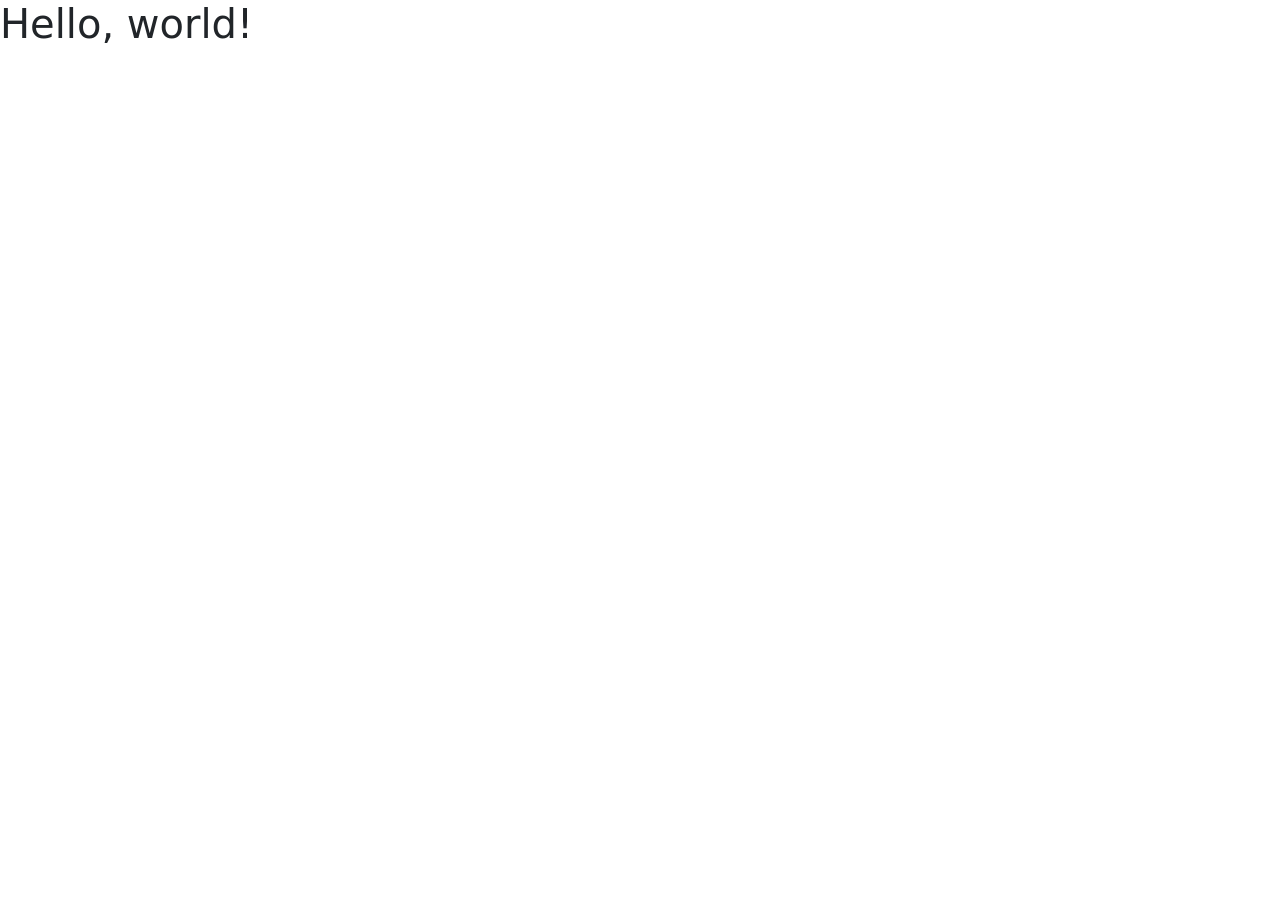
<file: Boostrap/index.html>
<!doctype html>
<html lang="en">
  <head>
    <!-- Required meta tags -->
    <meta charset="utf-8">
    <meta name="viewport" content="width=device-width, initial-scale=1">

    <!-- Bootstrap CSS -->
    <link href="https://cdn.jsdelivr.net/npm/bootstrap@5.0.2/dist/css/bootstrap.min.css" rel="stylesheet" integrity="sha384-EVSTQN3/azprG1Anm3QDgpJLIm9Nao0Yz1ztcQTwFspd3yD65VohhpuuCOmLASjC" crossorigin="anonymous">

    <title>Hello, world!</title>
  </head>
  <body>
    <h1>Hello, world!</h1>

    <!-- Optional JavaScript; choose one of the two! -->

    <!-- Option 1: Bootstrap Bundle with Popper -->
    <script src="https://cdn.jsdelivr.net/npm/bootstrap@5.0.2/dist/js/bootstrap.bundle.min.js" integrity="sha384-MrcW6ZMFYlzcLA8Nl+NtUVF0sA7MsXsP1UyJoMp4YLEuNSfAP+JcXn/tWtIaxVXM" crossorigin="anonymous"></script>

    <!-- Option 2: Separate Popper and Bootstrap JS -->
    <!--
    <script src="https://cdn.jsdelivr.net/npm/@popperjs/core@2.9.2/dist/umd/popper.min.js" integrity="sha384-IQsoLXl5PILFhosVNubq5LC7Qb9DXgDA9i+tQ8Zj3iwWAwPtgFTxbJ8NT4GN1R8p" crossorigin="anonymous"></script>
    <script src="https://cdn.jsdelivr.net/npm/bootstrap@5.0.2/dist/js/bootstrap.min.js" integrity="sha384-cVKIPhGWiC2Al4u+LWgxfKTRIcfu0JTxR+EQDz/bgldoEyl4H0zUF0QKbrJ0EcQF" crossorigin="anonymous"></script>
    -->
  </body>
</html>
</file>
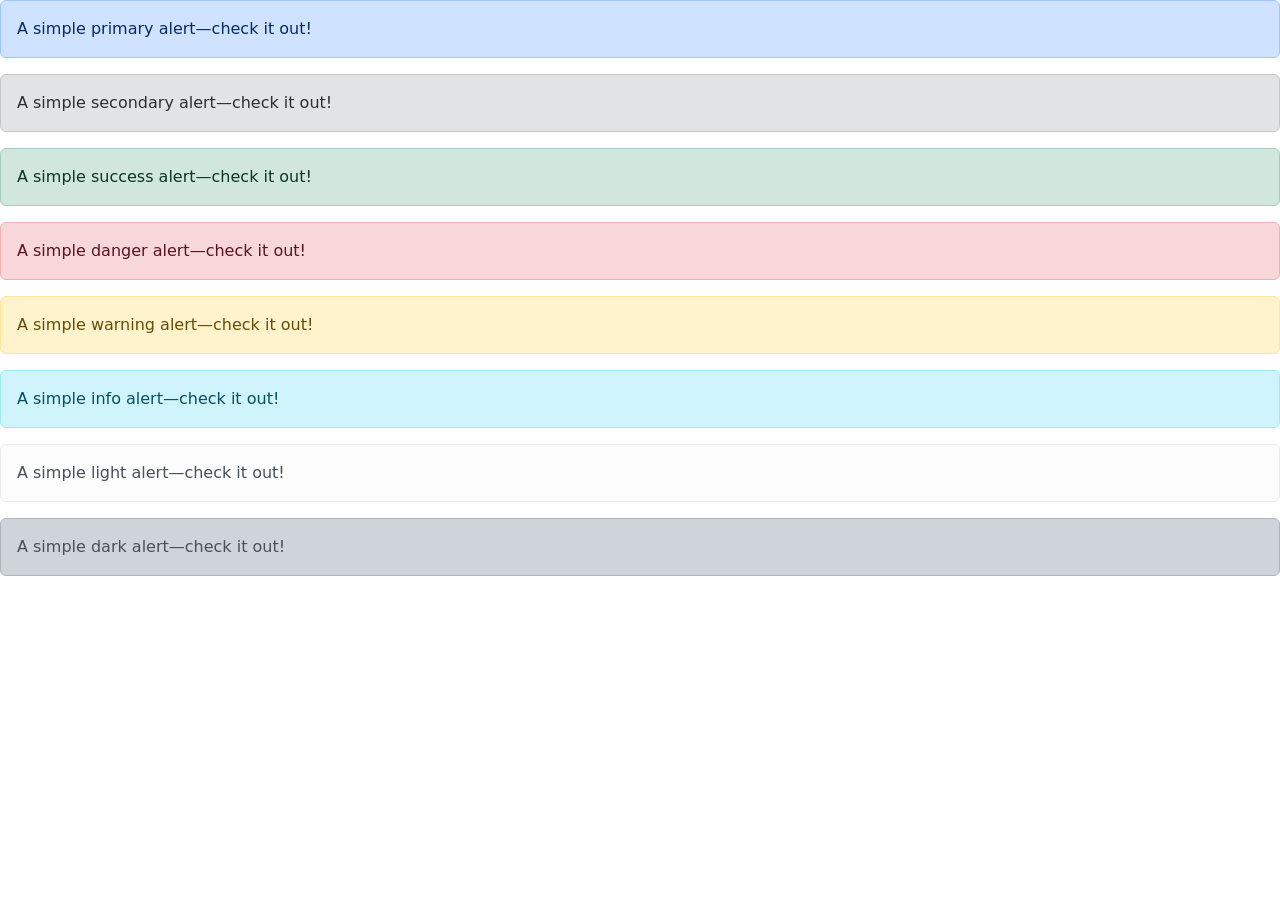
<file: Bootstrap_Alert/index.html>
<!doctype html>
<html lang="en">
  <head>
    <!-- Required meta tags -->
    <meta charset="utf-8">
    <meta name="viewport" content="width=device-width, initial-scale=1">

    <!-- Bootstrap CSS -->
    <link href="https://cdn.jsdelivr.net/npm/bootstrap@5.0.2/dist/css/bootstrap.min.css" rel="stylesheet" integrity="sha384-EVSTQN3/azprG1Anm3QDgpJLIm9Nao0Yz1ztcQTwFspd3yD65VohhpuuCOmLASjC" crossorigin="anonymous">

    <title>Hello, world!</title>
  </head>
  <body>
    
<div class="alert alert-primary" role="alert">
  A simple primary alert—check it out!
</div>
<div class="alert alert-secondary" role="alert">
  A simple secondary alert—check it out!
</div>
<div class="alert alert-success" role="alert">
  A simple success alert—check it out!
</div>
<div class="alert alert-danger" role="alert">
  A simple danger alert—check it out!
</div>
<div class="alert alert-warning" role="alert">
  A simple warning alert—check it out!
</div>
<div class="alert alert-info" role="alert">
  A simple info alert—check it out!
</div>
<div class="alert alert-light" role="alert">
  A simple light alert—check it out!
</div>
<div class="alert alert-dark" role="alert">
  A simple dark alert—check it out!
</div>
    



    
    <script src="https://cdn.jsdelivr.net/npm/bootstrap@5.0.2/dist/js/bootstrap.bundle.min.js" integrity="sha384-MrcW6ZMFYlzcLA8Nl+NtUVF0sA7MsXsP1UyJoMp4YLEuNSfAP+JcXn/tWtIaxVXM" crossorigin="anonymous"></script>

    
    <!--
    <script src="https://cdn.jsdelivr.net/npm/@popperjs/core@2.9.2/dist/umd/popper.min.js" integrity="sha384-IQsoLXl5PILFhosVNubq5LC7Qb9DXgDA9i+tQ8Zj3iwWAwPtgFTxbJ8NT4GN1R8p" crossorigin="anonymous"></script>
    <script src="https://cdn.jsdelivr.net/npm/bootstrap@5.0.2/dist/js/bootstrap.min.js" integrity="sha384-cVKIPhGWiC2Al4u+LWgxfKTRIcfu0JTxR+EQDz/bgldoEyl4H0zUF0QKbrJ0EcQF" crossorigin="anonymous"></script>
    -->
  </body>
</html>
</file>
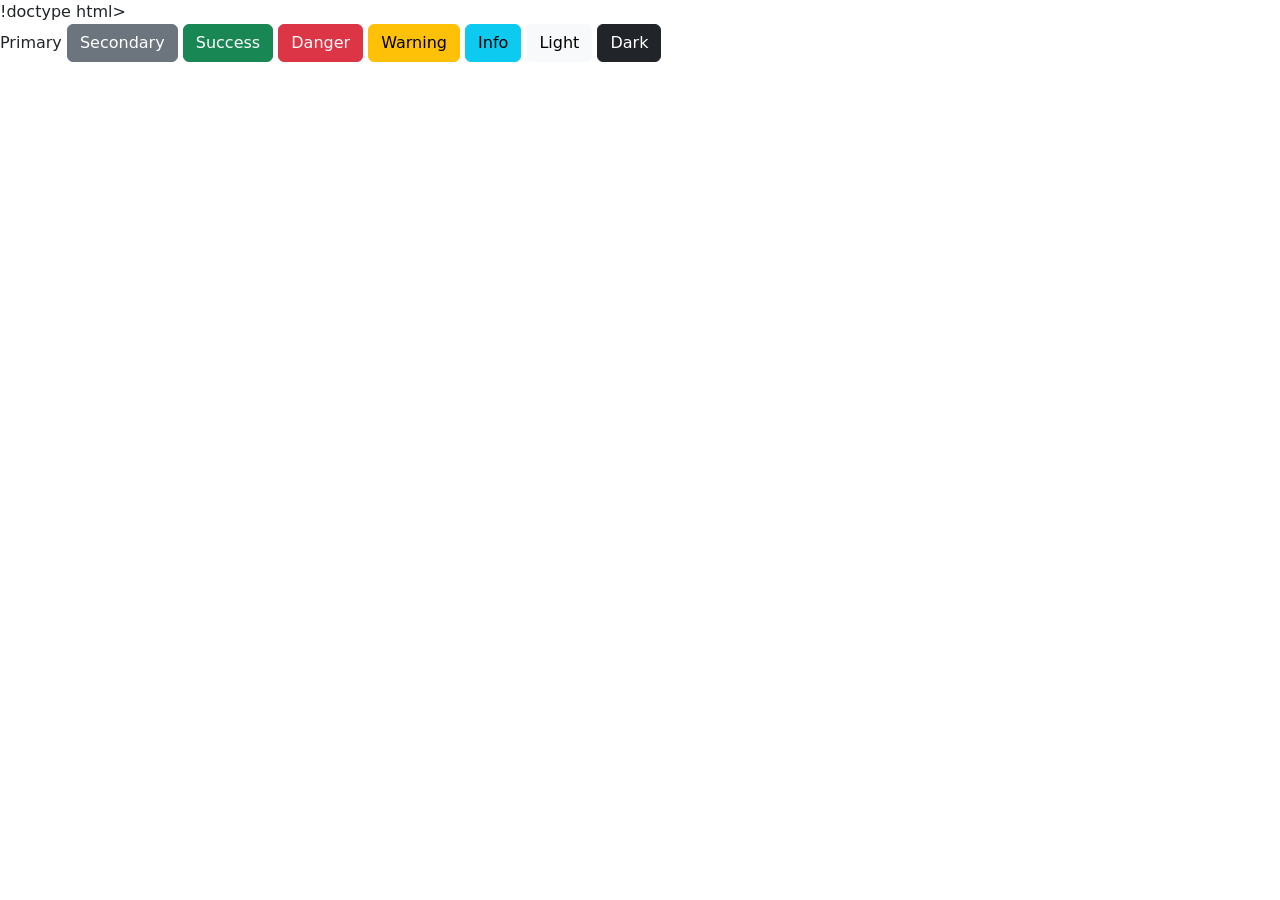
<file: Bootstrap_Button/index.html>
!doctype html>
<html lang="en">
  <head>
    <!-- Required meta tags -->
    <meta charset="utf-8">
    <meta name="viewport" content="width=device-width, initial-scale=1">

    <!-- Bootstrap CSS -->
    <link href="https://cdn.jsdelivr.net/npm/bootstrap@5.0.2/dist/css/bootstrap.min.css" rel="stylesheet" integrity="sha384-EVSTQN3/azprG1Anm3QDgpJLIm9Nao0Yz1ztcQTwFspd3yD65VohhpuuCOmLASjC" crossorigin="anonymous">

    <title>Hello, world!</title>
  </head>
  <body>
    <div class "container mt-5">
        <div class "row">
            <div class " p-4"
            <button class="btn btn-primary">Primary</button>
             <button class="btn btn-secondary">Secondary</button>
              <button class="btn btn-success">Success</button>
               <button class="btn btn-danger">Danger</button>
                <button class="btn btn-warning">Warning</button>
                 <button class="btn btn-info">Info</button>
                  <button class="btn btn-light">Light</button>
                   <button class="btn btn-dark">Dark</button> 
        </div>
    </div>

    <!-- Option 1: Bootstrap Bundle with Popper -->
    <script src="https://cdn.jsdelivr.net/npm/bootstrap@5.0.2/dist/js/bootstrap.bundle.min.js" integrity="sha384-MrcW6ZMFYlzcLA8Nl+NtUVF0sA7MsXsP1UyJoMp4YLEuNSfAP+JcXn/tWtIaxVXM" crossorigin="anonymous"></script>

    <!-- Option 2: Separate Popper and Bootstrap JS -->
    <!--
    <script src="https://cdn.jsdelivr.net/npm/@popperjs/core@2.9.2/dist/umd/popper.min.js" integrity="sha384-IQsoLXl5PILFhosVNubq5LC7Qb9DXgDA9i+tQ8Zj3iwWAwPtgFTxbJ8NT4GN1R8p" crossorigin="anonymous"></script>
    <script src="https://cdn.jsdelivr.net/npm/bootstrap@5.0.2/dist/js/bootstrap.min.js" integrity="sha384-cVKIPhGWiC2Al4u+LWgxfKTRIcfu0JTxR+EQDz/bgldoEyl4H0zUF0QKbrJ0EcQF" crossorigin="anonymous"></script>
    -->
  </body>
</html>
</file>
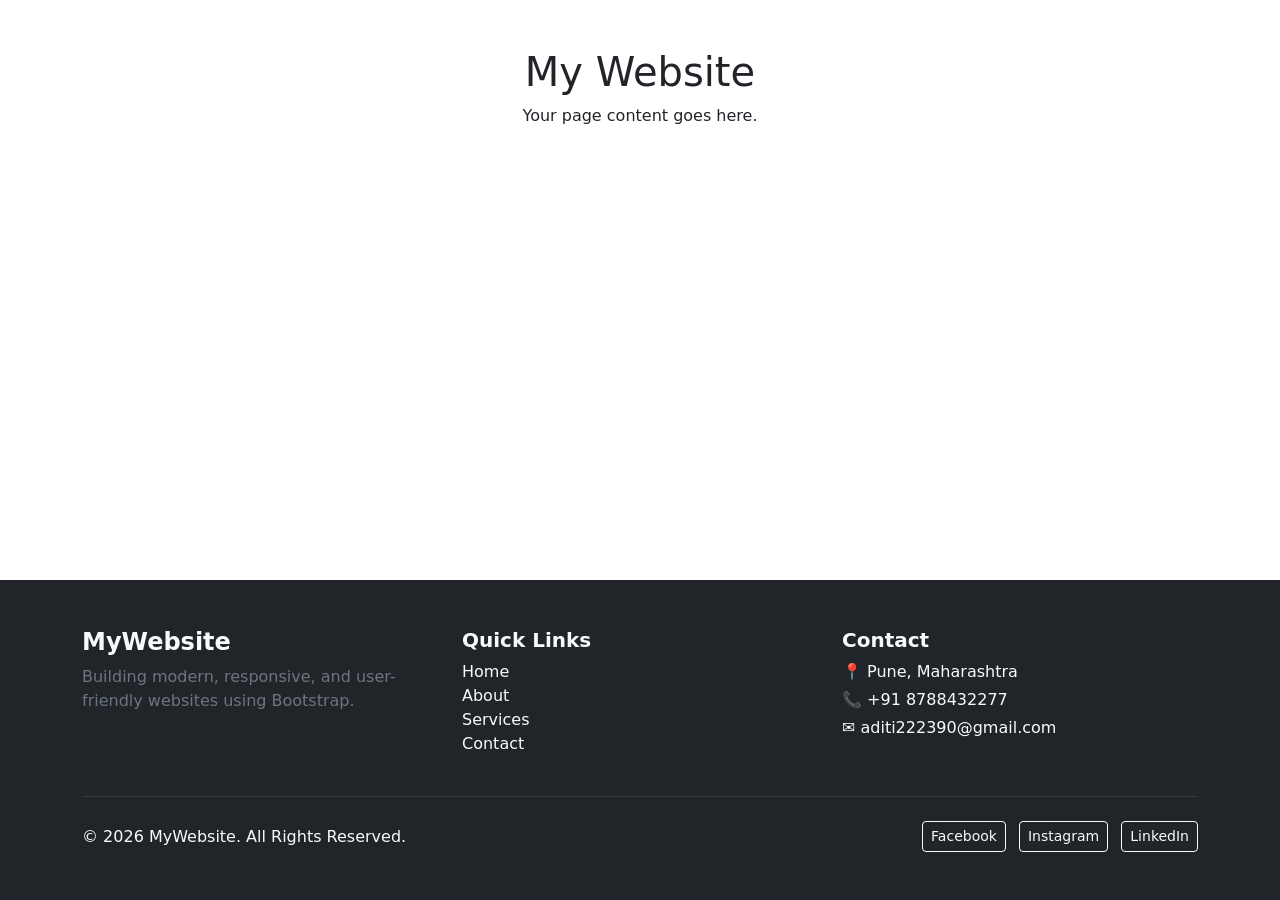
<file: Bootstrap_Footer/index.html>
<!DOCTYPE html>
<html lang="en">
<head>
<meta charset="UTF-8">
<meta name="viewport" content="width=device-width, initial-scale=1.0">
<title>Modern Bootstrap Footer</title>
<!-- Bootstrap CSS -->
<link href="https://cdn.jsdelivr.net/npm/bootstrap@5.3.3/dist/css/bootstrap.min.css"
rel="stylesheet">
</head>
<body class="d-flex flex-column min-vh-100">
<!-- Page Content -->
<div class="container my-5">
<h1 class="text-center">My Website</h1>
<p class="text-center">Your page content goes here.</p>
</div>
<!-- Footer -->
<footer class="bg-dark text-light mt-auto py-5">
<div class="container">
<div class="row gy-4">
<!-- Brand -->
<div class="col-md-4">
<h4 class="fw-bold">MyWebsite</h4>
<p class="text-secondary">
Building modern, responsive, and user-friendly websites using Bootstrap.
</p>
</div>
<!-- Quick Links -->
<div class="col-md-4">
<h5 class="fw-semibold">Quick Links</h5>
<ul class="list-unstyled">
<li><a href="#" class="text-decoration-none text-light">Home</a></li> <li><a href="#" class="text-decoration-none text-light">About</a></li>
<li><a href="#" class="text-decoration-none text-light">Services</a></li>
<li><a href="#" class="text-decoration-none text-light">Contact</a></li>
</ul>
</div>
<!-- Contact -->
<div class="col-md-4">
<h5 class="fw-semibold">Contact</h5>
<p class="mb-1">📍 Pune, Maharashtra</p>
<p class="mb-1">📞 +91 8788432277</p>
<p>✉️ aditi222390@gmail.com</p>
</div>
</div>
<hr class="border-secondary my-4">
<div class="d-flex flex-column flex-md-row justify-content-between align-items-center">
<p class="mb-2 mb-md-0">
© 2026 MyWebsite. All Rights Reserved.
</p>
<div>
<a href="#" class="btn btn-outline-light btn-sm me-2">Facebook</a>
<a href="#" class="btn btn-outline-light btn-sm me-2">Instagram</a>
<a href="#" class="btn btn-outline-light btn-sm">LinkedIn</a>
</div>
</div>
</div>
</footer>
</body>
</html>
</file>
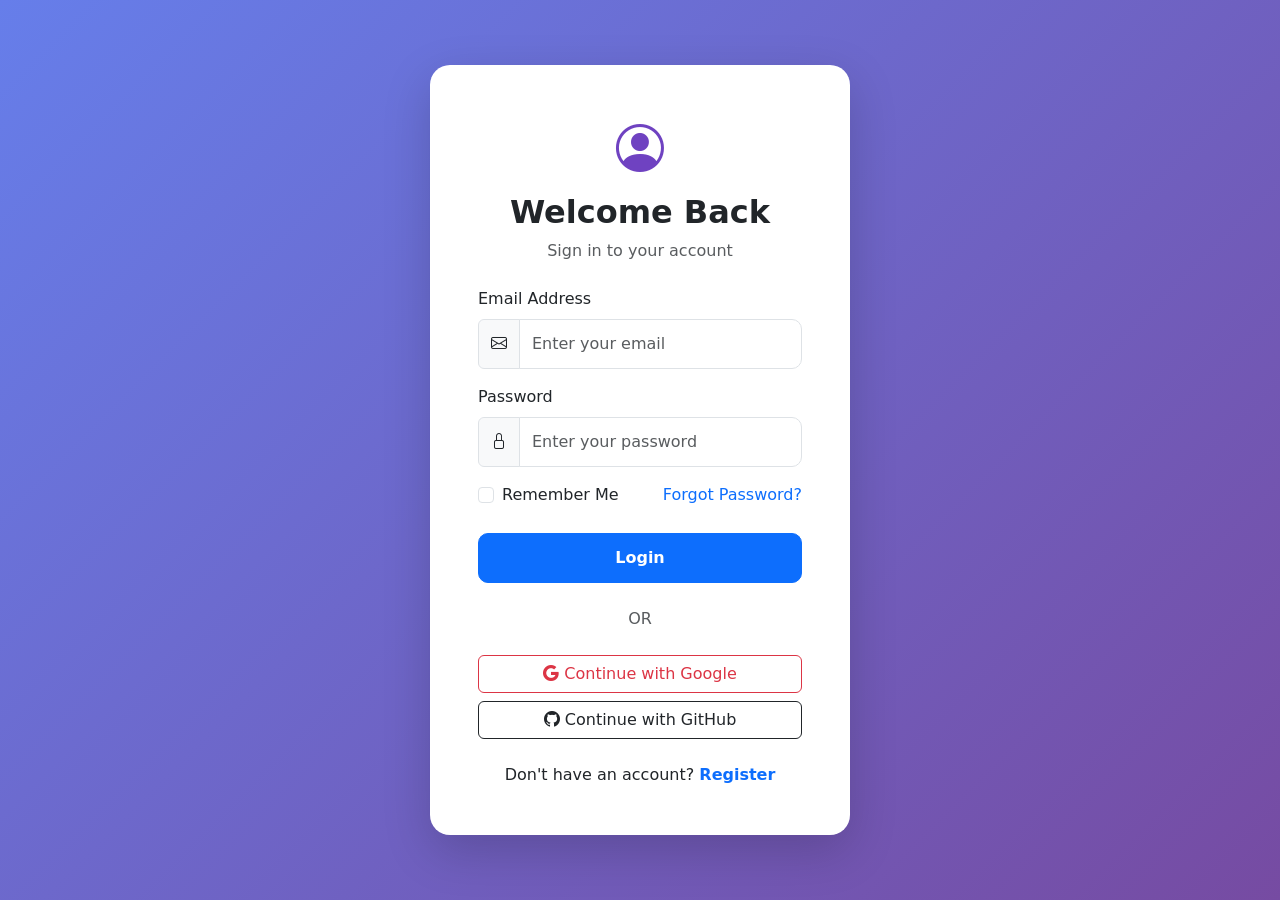
<file: Bootstrap_Login form/index.html>
<!doctype html>
<html lang="en">
  <head>
    <meta charset="UTF-8" />
    <meta name="viewport" content="width=device-width, initial-scale=1.0" />
    <title>Modern Login Form</title>
    <!-- Bootstrap 5 CSS -->
    <link
      href="https://cdn.jsdelivr.net/npm/bootstrap@5.3.3/dist/css/bootstrap.min.css"
      rel="stylesheet"
    />
    <!-- Bootstrap Icons -->
    <link
      href="https://cdn.jsdelivr.net/npm/bootstrap-icons/font/bootstrap-icons.css"
      rel="stylesheet"
    />
    <style>
      body {
        background: linear-gradient(135deg, #667eea, #764ba2);
        min-height: 100vh;
        display: flex;
        justify-content: center;
        align-items: center;
      }
      .login-card {
        width: 100%;
        max-width: 420px;
        border: none;
        border-radius: 20px;
        overflow: hidden;
        backdrop-filter: blur(10px);
      }
      .form-control {
        border-radius: 10px;
        padding: 12px;
      }
      .btn-login {
        border-radius: 10px;
        padding: 12px;
        font-weight: 600;
      }
      .logo {
        font-size: 3rem;
        color: #6f42c1;
      }
    </style>
  </head>
  <body>
    <div class="card shadow-lg login-card">
      <div class="card-body p-5">
        <div class="text-center mb-4">
          <i class="bi bi-person-circle logo"></i>
          <h2 class="fw-bold mt-2">Welcome Back</h2>
          <p class="text-muted">Sign in to your account</p>
        </div>
        <form>
          <!-- Email -->
          <div class="mb-3">
            <label class="form-label">Email Address</label>
            <div class="input-group">
              <span class="input-group-text">
                <i class="bi bi-envelope"></i>
              </span>
              <input
                type="email"
                class="form-control"
                placeholder="Enter your email"
                required
              />
            </div>
          </div>
          <!-- Password -->
          <div class="mb-3">
            <label class="form-label">Password</label>
            <div class="input-group">
              <span class="input-group-text"> <i class="bi bi-lock"></i> </span>
              <input
                type="password"
                class="form-control"
                placeholder="Enter your password"
                required
              />
            </div>
          </div>
          <!-- Remember Me -->
          <div class="d-flex justify-content-between mb-4">
            <div class="form-check">
              <input class="form-check-input" type="checkbox" id="remember" />
              <label class="form-check-label" for="remember">
                Remember Me
              </label>
            </div>
            <a href="#" class="text-decoration-none"> Forgot Password? </a>
          </div>
          <!-- Login Button -->
          <button type="submit" class="btn btn-primary w-100 btn-login">
            Login
          </button>
          <!-- Divider -->
          <div class="text-center my-4 text-muted">OR</div>
          <!-- Social Login -->
          <div class="d-grid gap-2">
            <button type="button" class="btn btn-outline-danger">
              <i class="bi bi-google"></i> Continue with Google
            </button>
            <button type="button" class="btn btn-outline-dark">
              <i class="bi bi-github"></i> Continue with GitHub
            </button>
          </div>
          <p class="text-center mt-4 mb-0">
            Don't have an account?
            <a href="#" class="text-decoration-none fw-bold"> Register </a>
          </p>
        </form>
      </div>
    </div>
    <!-- Bootstrap JS -->
    <script src="https://cdn.jsdelivr.net/npm/bootstrap@5.3.3/dist/js/bootstrap.bundle.min.js"></script>
  </body>
</html>
</file>
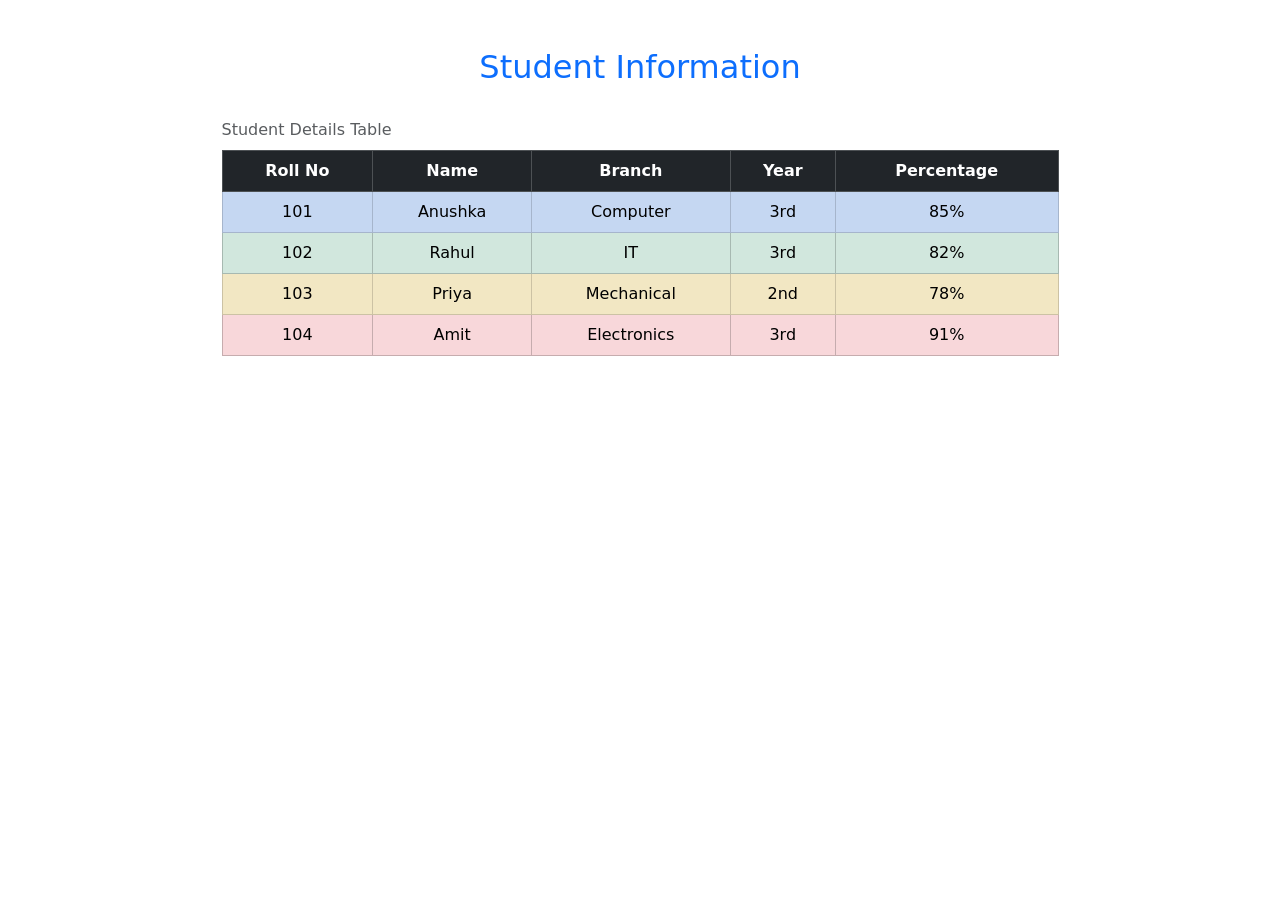
<file: Bootstrap_Table/index.html>
<!DOCTYPE html>
<html lang="en">
<head>
    <meta charset="UTF-8">
    <meta name="viewport" content="width=device-width, initial-scale=1.0">

    <!-- Bootstrap CSS -->
    <link href="https://cdn.jsdelivr.net/npm/bootstrap@5.0.2/dist/css/bootstrap.min.css" rel="stylesheet">

    <title>Bootstrap Table</title>
</head>
<body>

<div class="container mt-5">

    <h2 class="text-center text-primary mb-4">
        Student Information
    </h2>

    <div class="table-responsive">

        <table class="table table-bordered table-striped table-hover align-middle text-center w-75 mx-auto">

            <caption class="caption-top">
                Student Details Table
            </caption>

            <thead class="table-dark">
                <tr>
                    <th>Roll No</th>
                    <th>Name</th>
                    <th>Branch</th>
                    <th>Year</th>
                    <th>Percentage</th>
                </tr>
            </thead>

            <tbody>

                <tr class="table-primary">
                    <td>101</td>
                    <td>Anushka</td>
                    <td>Computer</td>
                    <td>3rd</td>
                    <td>85%</td>
                </tr>

                <tr class="table-success">
                    <td>102</td>
                    <td>Rahul</td>
                    <td>IT</td>
                    <td>3rd</td>
                    <td>82%</td>
                </tr>

                <tr class="table-warning">
                    <td>103</td>
                    <td>Priya</td>
                    <td>Mechanical</td>
                    <td>2nd</td>
                    <td>78%</td>
                </tr>

                <tr class="table-danger">
                    <td>104</td>
                    <td>Amit</td>
                    <td>Electronics</td>
                    <td>3rd</td>
                    <td>91%</td>
                </tr>

            </tbody>

        </table>

    </div>

</div>

</body>
</html>
</file>
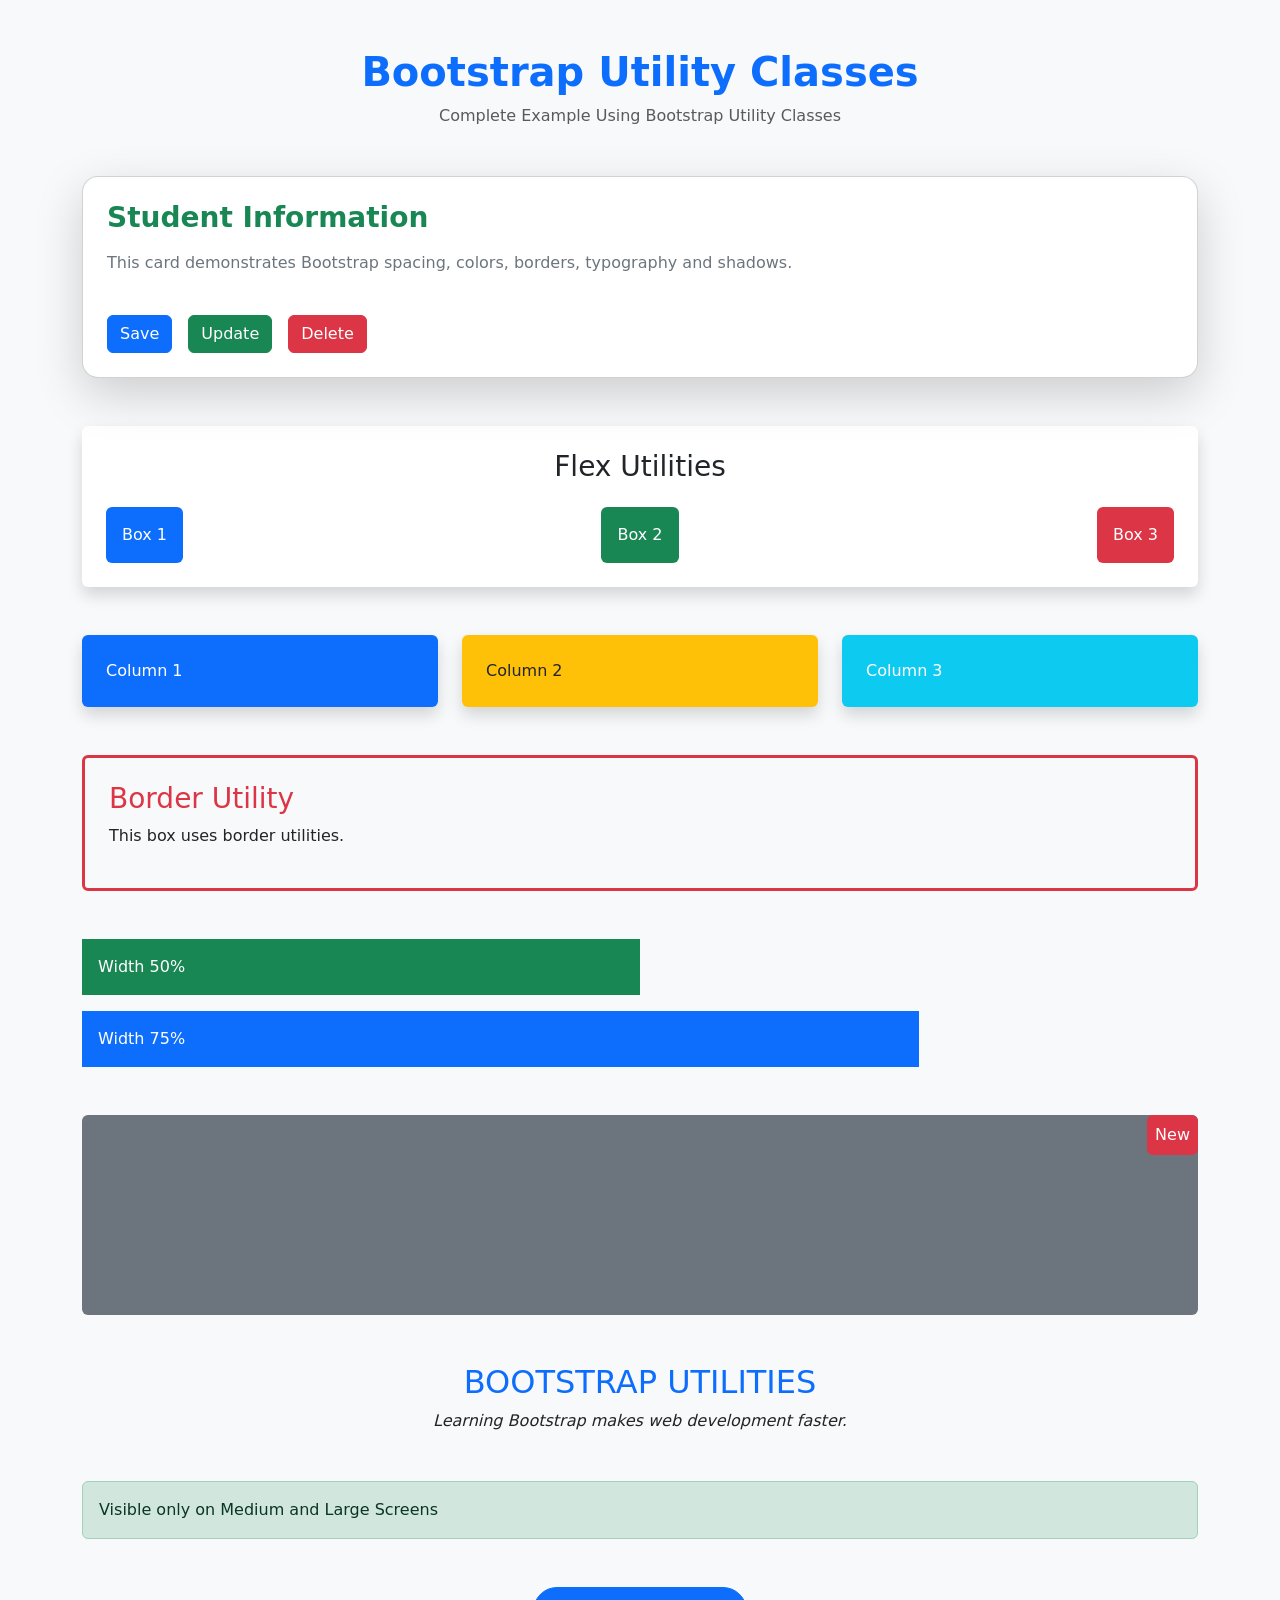
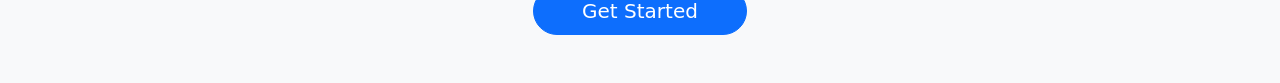
<file: Bootstrap_Utility classes/index.html>
<!DOCTYPE html>
<html lang="en">
<head>
<meta charset="UTF-8">
<meta name="viewport" content="width=device-width, initial-scale=1.0">
<!-- Bootstrap CSS -->
<link href="https://cdn.jsdelivr.net/npm/bootstrap@5.3.7/dist/css/bootstrap.min.css"
rel="stylesheet">
<title>Bootstrap Utility Classes Example</title>
</head>
<body class="bg-light"> <!-- Header -->
<div class="container mt-5">
<div class="text-center mb-5">
<h1 class="text-primary fw-bold">
Bootstrap Utility Classes
</h1>
<p class="text-muted">
Complete Example Using Bootstrap Utility Classes
</p>
</div>
<!-- Card -->
<div class="card shadow-lg rounded-4 p-4">
<h3 class="text-success fw-bold mb-3">
Student Information
</h3>
<p class="text-secondary">
This card demonstrates Bootstrap spacing, colors,
borders, typography and shadows.
</p>
<!-- Buttons -->
<div class="d-flex gap-3 mt-4">
<button class="btn btn-primary">
Save
</button>
<button class="btn btn-success">
Update
</button>
<button class="btn btn-danger">
Delete
</button>
</div>
</div> <!-- Flex Example -->
<div class="mt-5 p-4 bg-white shadow rounded">
<h3 class="text-center mb-4">
Flex Utilities
</h3>
<div class="d-flex justify-content-between align-items-center">
<div class="bg-primary text-white p-3 rounded">
Box 1
</div>
<div class="bg-success text-white p-3 rounded">
Box 2
</div>
<div class="bg-danger text-white p-3 rounded">
Box 3
</div>
</div>
</div>
<!-- Grid Example -->
<div class="row mt-5">
<div class="col-md-4">
<div class="bg-primary text-white p-4 rounded shadow">
Column 1
</div>
</div>
<div class="col-md-4">
<div class="bg-warning p-4 rounded shadow">
Column 2
</div>
</div> <div class="col-md-4">
<div class="bg-info text-white p-4 rounded shadow">
Column 3
</div>
</div>
</div>
<!-- Border Example -->
<div class="border border-danger border-3 rounded p-4 mt-5">
<h3 class="text-danger">
Border Utility
</h3>
<p>
This box uses border utilities.
</p>
</div>
<!-- Width & Height -->
<div class="mt-5">
<div class="bg-success text-white w-50 p-3 mb-3">
Width 50%
</div>
<div class="bg-primary text-white w-75 p-3">
Width 75%
</div>
</div>
<!-- Position Example -->
<div class="position-relative bg-secondary mt-5 rounded"
style="height:200px;">
<div class="position-absolute top-0 end-0 bg-danger text-white p-2 rounded">
New
</div> </div>
<!-- Text Utilities -->
<div class="mt-5">
<h2 class="text-uppercase text-center text-primary">
Bootstrap Utilities
</h2>
<p class="text-center fst-italic fw-light">
Learning Bootstrap makes web development faster.
</p>
</div>
<!-- Responsive Display -->
<div class="mt-5">
<div class="d-none d-md-block alert alert-success">
Visible only on Medium and Large Screens
</div>
<div class="d-md-none alert alert-warning">
Visible only on Small Screens
</div>
</div>
<!-- Footer -->
<div class="text-center mt-5 mb-5">
<button class="btn btn-lg btn-primary rounded-pill px-5">
Get Started
</button>
</div>
</div>
<!-- Bootstrap JS -->
<script
src="https://cdn.jsdelivr.net/npm/bootstrap@5.3.7/dist/js/bootstrap.bundle.min.js"></script>
</body> </html>
</file>
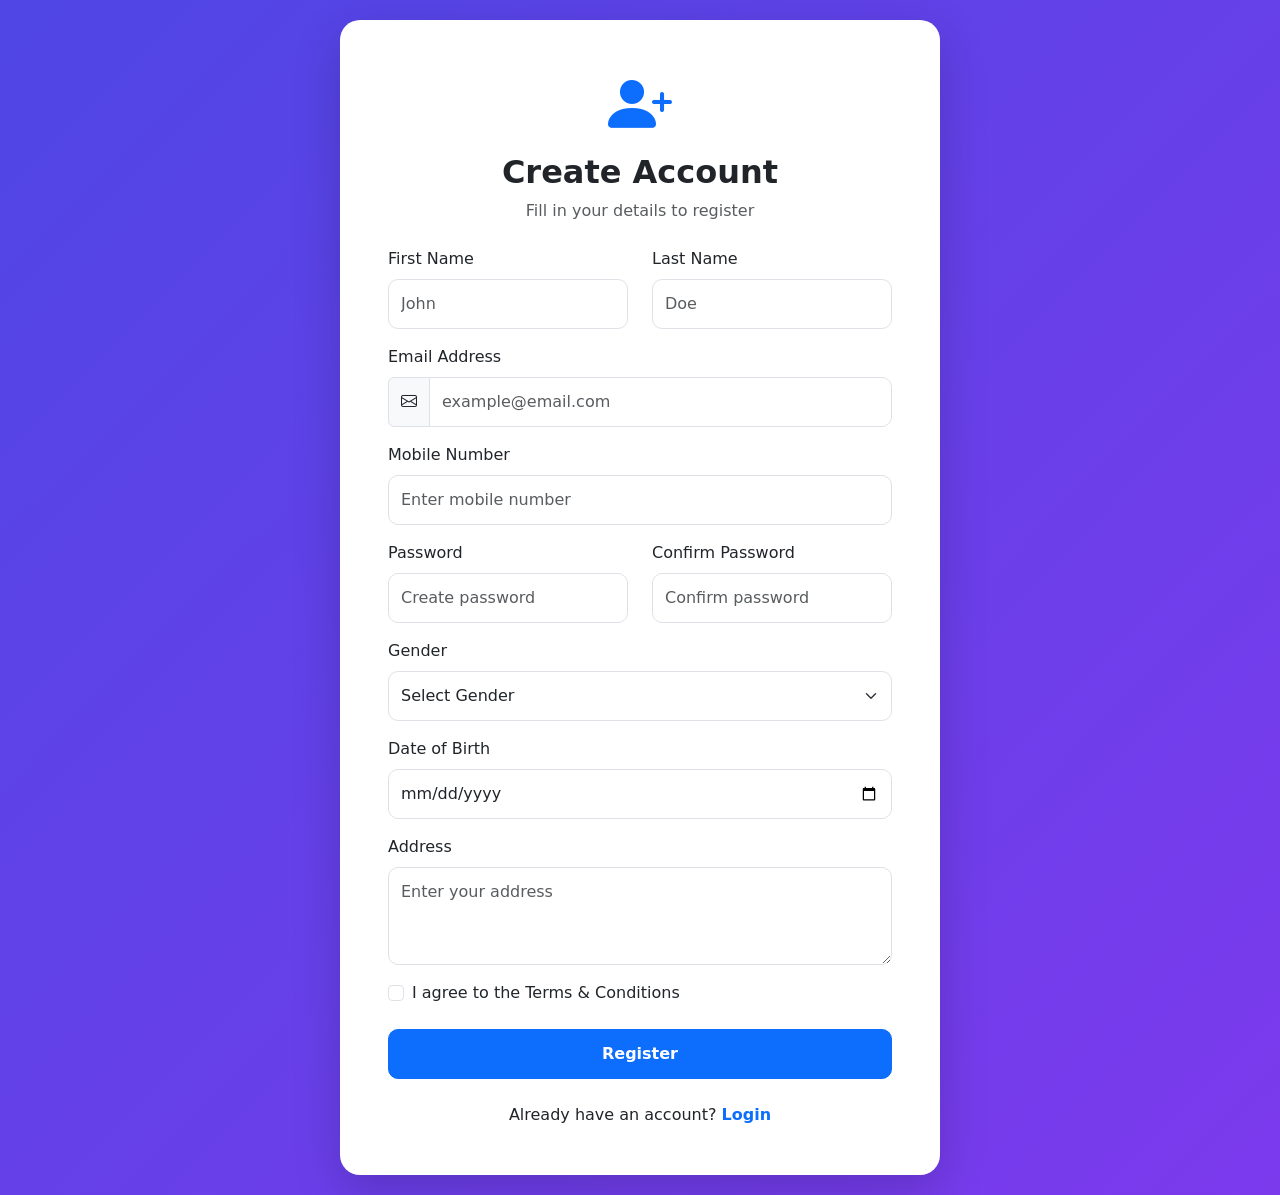
<file: Registraton form/index.html>
<!doctype html>
<html lang="en">
  <head>
    <meta charset="UTF-8" />
    <meta name="viewport" content="width=device-width, initial-scale=1.0" />
    <title>Registration Form</title>
    <!-- Bootstrap 5 CSS -->
    <link
      href="https://cdn.jsdelivr.net/npm/bootstrap@5.3.3/dist/css/bootstrap.min.css"
      rel="stylesheet"
    />
    <!-- Bootstrap Icons -->
    <link
      href="https://cdn.jsdelivr.net/npm/bootstrap-icons/font/bootstrap-icons.css"
      rel="stylesheet"
    />
    <style>
      body {
        background: linear-gradient(135deg, #4f46e5, #7c3aed);
        min-height: 100vh;
        display: flex;
        justify-content: center;
        align-items: center;
        padding: 20px;
      }
      .register-card {
        max-width: 600px;
        width: 100%;
        border: none;
        border-radius: 20px;
      }
      .form-control,
      .form-select {
        border-radius: 10px;
        padding: 12px;
      }
      .btn-register {
        border-radius: 10px;
        padding: 12px;
        font-weight: 600;
      }
    </style>
  </head>
  <body>
    <div class="card shadow-lg register-card">
      <div class="card-body p-5">
        <div class="text-center mb-4">
          <i class="bi bi-person-plus-fill display-3 text-primary"></i>
          <h2 class="fw-bold mt-2">Create Account</h2>
          <p class="text-muted">Fill in your details to register</p>
        </div>
        <form>
          <div class="row">
            <div class="col-md-6 mb-3">
              <label class="form-label">First Name</label>
              <input
                type="text"
                class="form-control"
                placeholder="John"
                required
              />
            </div>
            <div class="col-md-6 mb-3">
              <label class="form-label">Last Name</label>
              <input
                type="text"
                class="form-control"
                placeholder="Doe"
                required
              />
            </div>
          </div>
          <div class="mb-3">
            <label class="form-label">Email Address</label>
            <div class="input-group">
              <span class="input-group-text">
                <i class="bi bi-envelope"></i>
              </span>
              <input
                type="email"
                class="form-control"
                placeholder="example@email.com"
                required
              />
            </div>
          </div>
          <div class="mb-3">
            <label class="form-label">Mobile Number</label>
            <input
              type="tel"
              class="form-control"
              placeholder="Enter mobile number"
              required
            />
          </div>
          <div class="row">
            <div class="col-md-6 mb-3">
              <label class="form-label">Password</label>
              <input
                type="password"
                class="form-control"
                placeholder="Create password"
                required
              />
            </div>
            <div class="col-md-6 mb-3">
              <label class="form-label">Confirm Password</label>
              <input
                type="password"
                class="form-control"
                placeholder="Confirm password"
                required
              />
            </div>
          </div>
          <div class="mb-3">
            <label class="form-label">Gender</label>
            <select class="form-select">
              <option selected>Select Gender</option>
              <option>Male</option>
              <option>Female</option>
              <option>Other</option>
            </select>
          </div>
          <div class="mb-3">
            <label class="form-label">Date of Birth</label>
            <input type="date" class="form-control" />
          </div>
          <div class="mb-3">
            <label class="form-label">Address</label>
            <textarea
              class="form-control"
              rows="3"
              placeholder="Enter your address"
            ></textarea>
          </div>
          <div class="form-check mb-4">
            <input
              class="form-check-input"
              type="checkbox"
              id="terms"
              required
            />
            <label class="form-check-label" for="terms">
              I agree to the Terms & Conditions
            </label>
          </div>
          <button type="submit" class="btn btn-primary w-100 btn-register">
            Register
          </button>
          <p class="text-center mt-4 mb-0">
            Already have an account?
            <a href="#" class="text-decoration-none fw-bold"> Login </a>
          </p>
        </form>
      </div>
    </div>
    <script src="https://cdn.jsdelivr.net/npm/bootstrap@5.3.3/dist/js/bootstrap.bundle.min.js"></script>
  </body>
</html>
</file>
